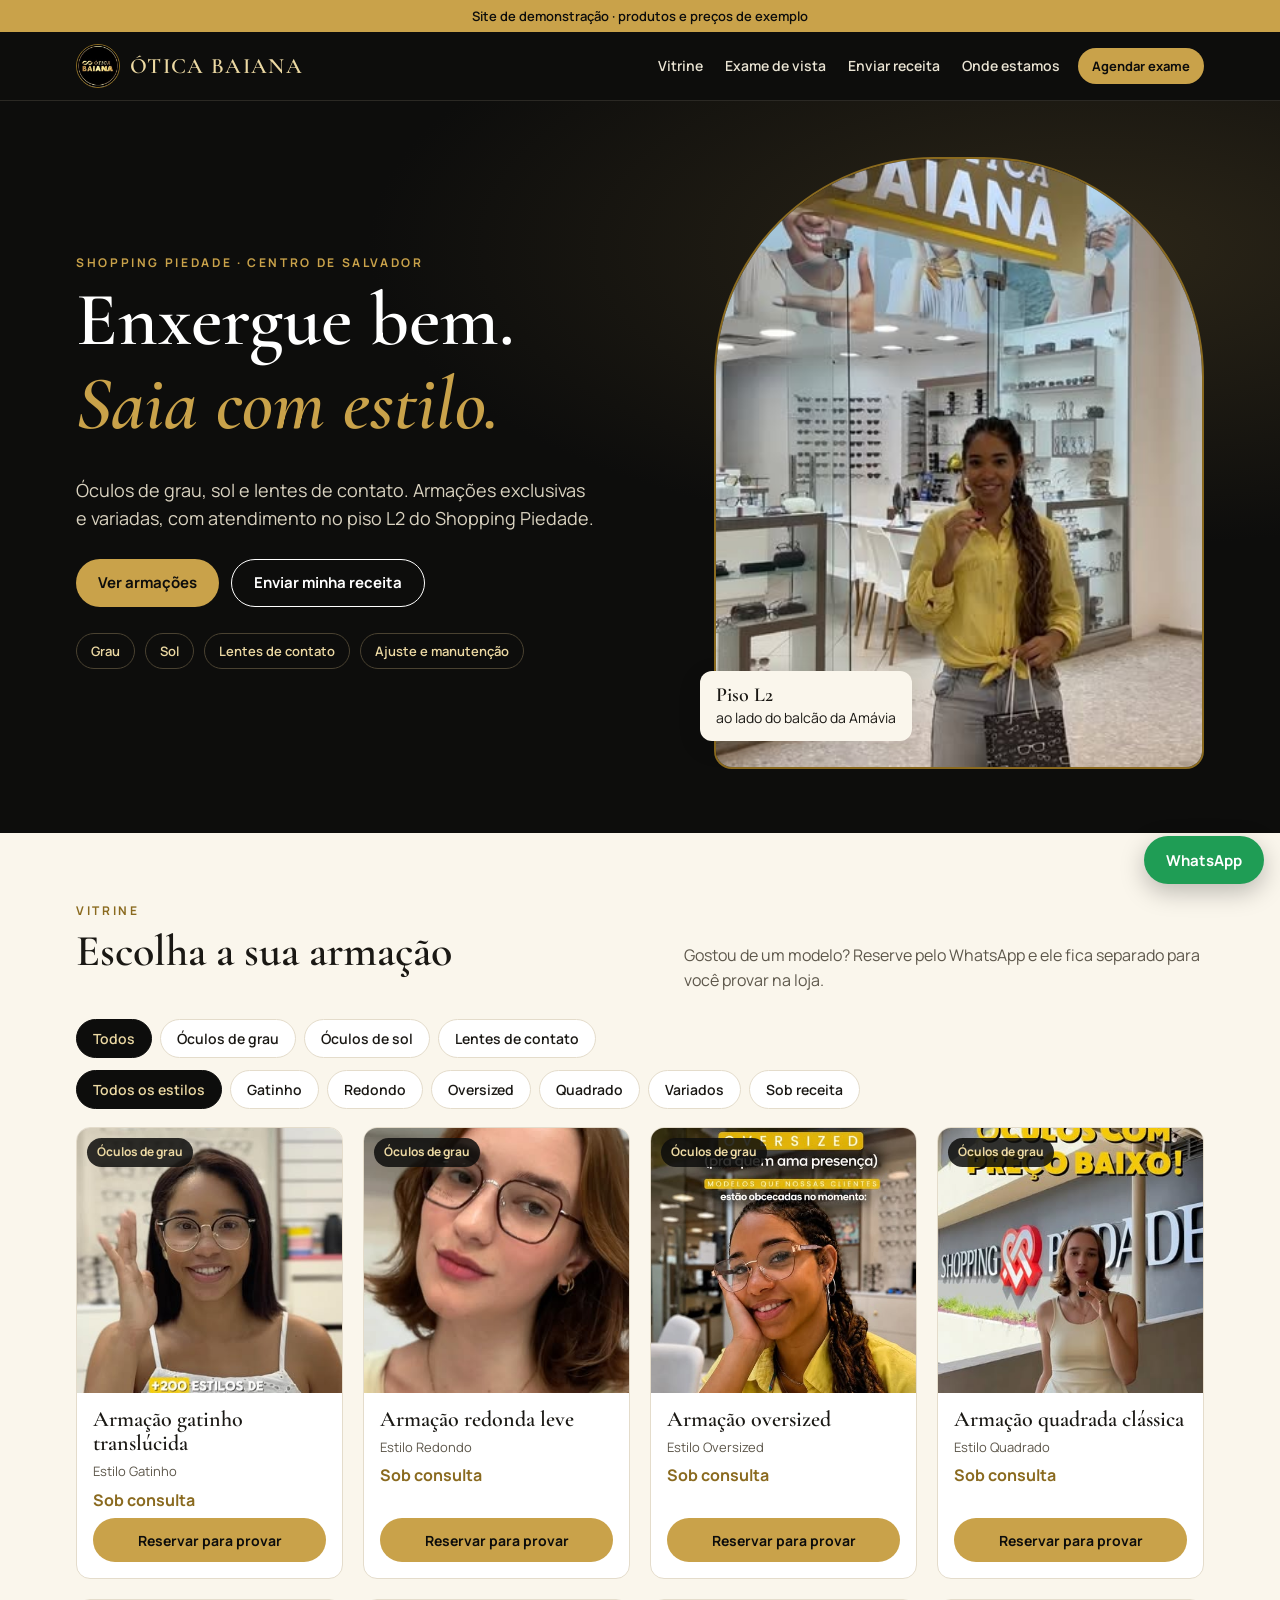
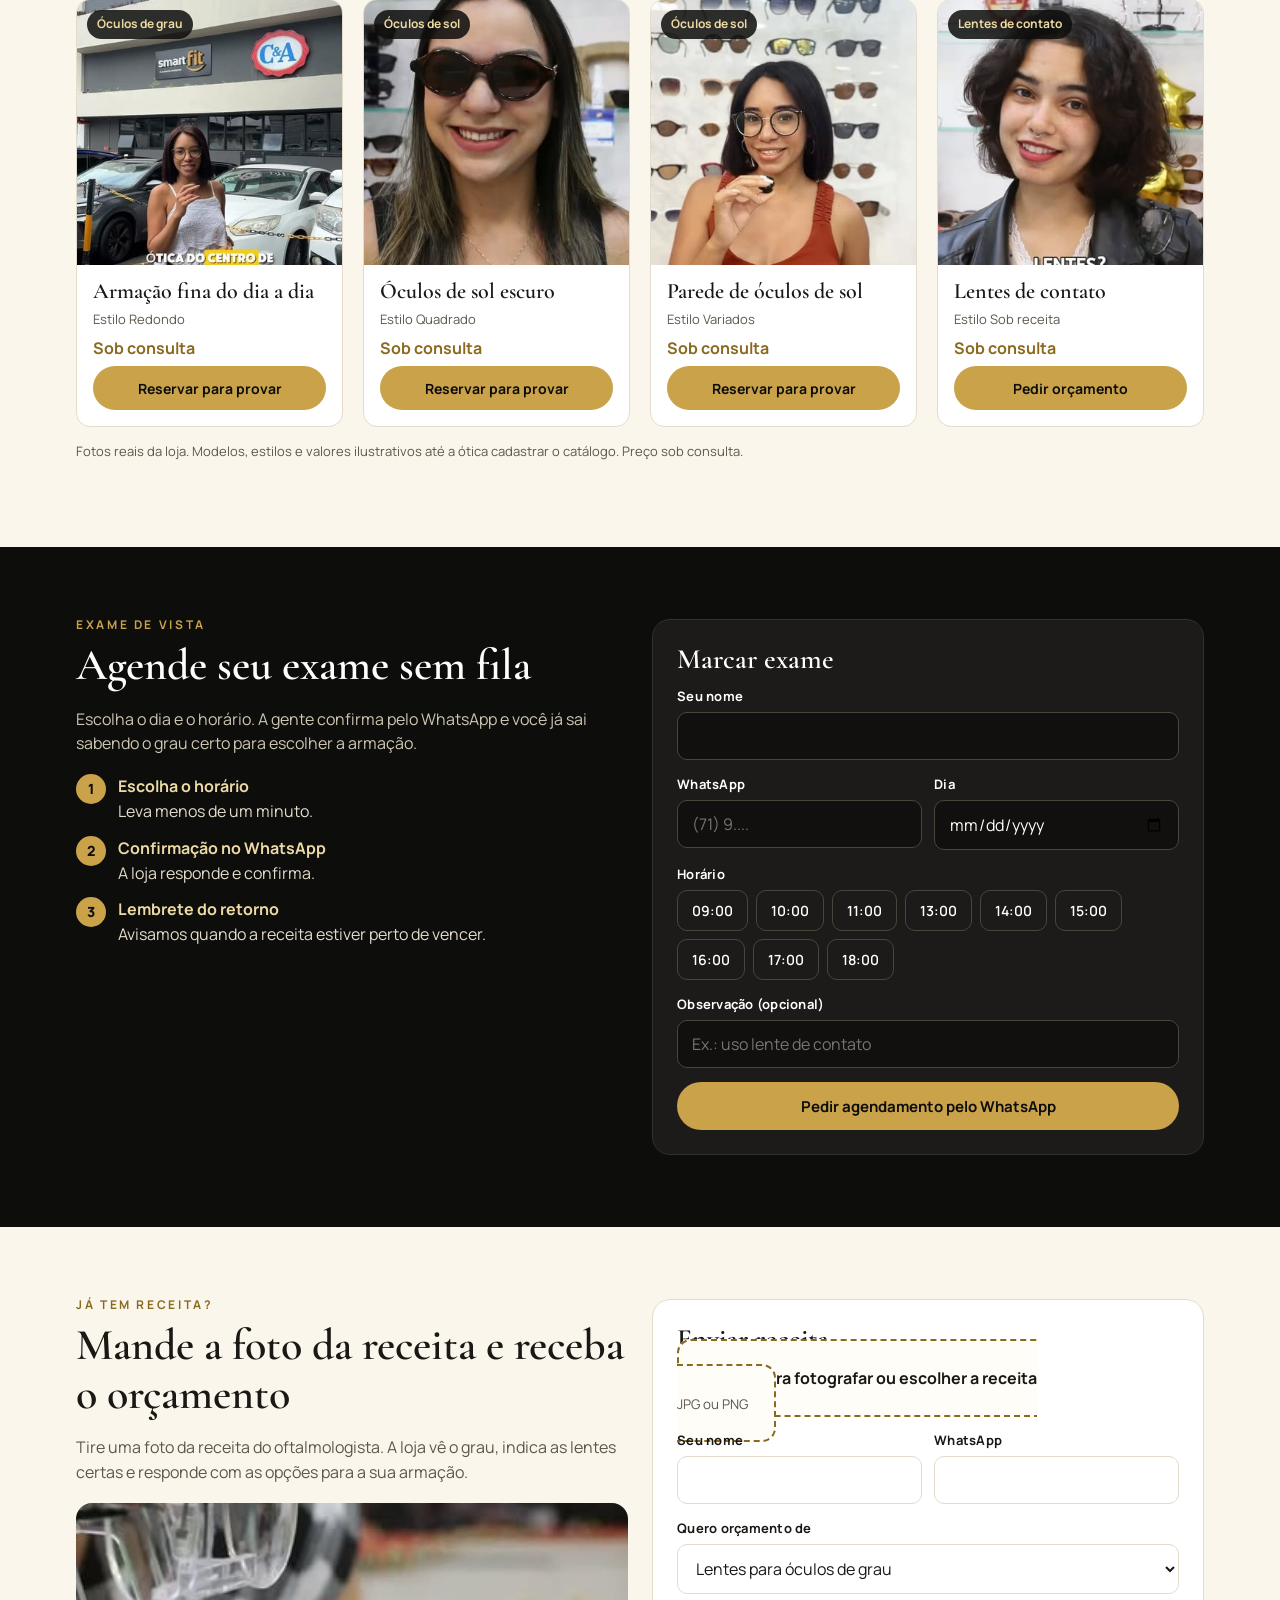
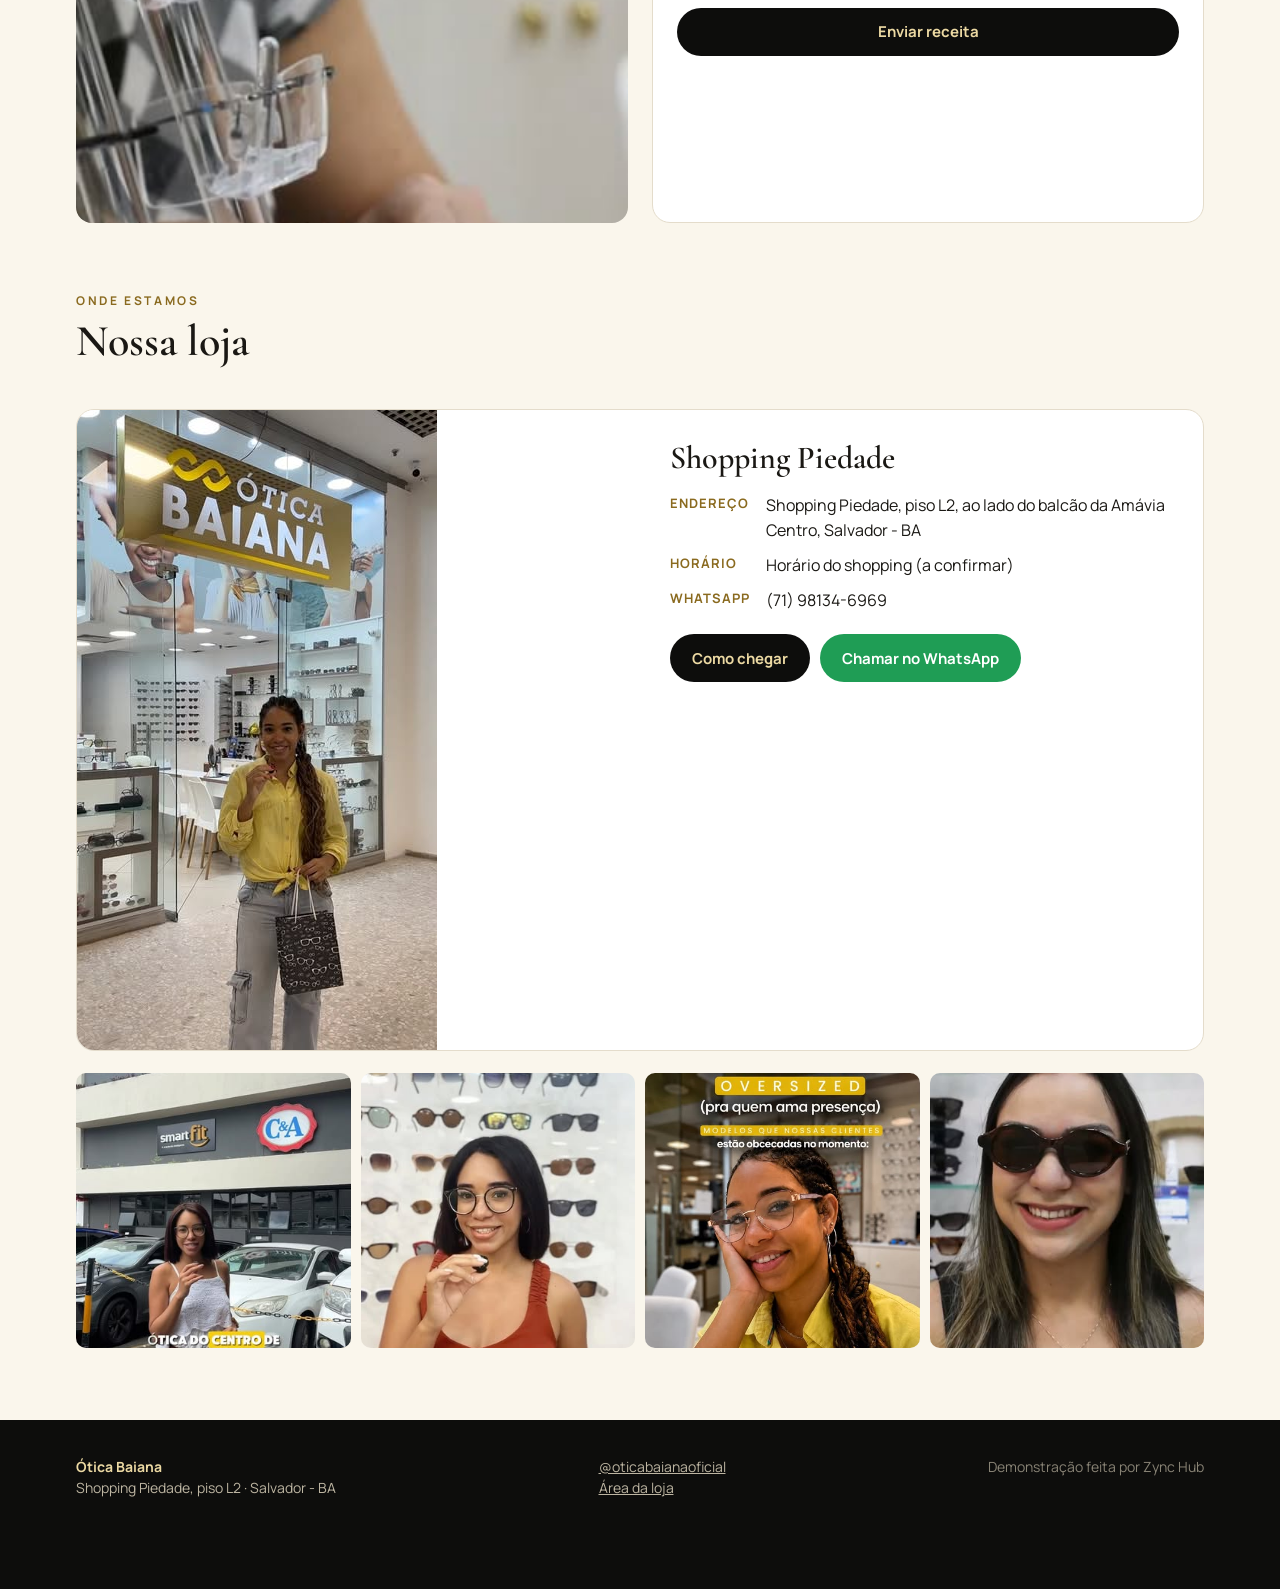
<file: index.html>
<!doctype html>
<html lang="pt-BR">
<head>
<meta charset="utf-8">
<meta name="viewport" content="width=device-width, initial-scale=1, viewport-fit=cover">
<title>Ótica Baiana — óculos de grau, sol e lentes no Shopping Piedade</title>
<meta name="description" content="Óculos de grau, sol e lentes de contato. Armações exclusivas e variadas no Shopping Piedade, piso L2, Salvador.">
<link rel="icon" href="fotos/perfil.jpg">
<link rel="preconnect" href="https://fonts.googleapis.com">
<link rel="stylesheet" href="https://fonts.googleapis.com/css2?family=Cormorant+Garamond:ital,wght@0,500;0,600;1,600&family=Manrope:wght@400;600;700;800&display=swap">
<link rel="stylesheet" href="assets/estilo.css?v=20261118182011">
</head>
<body>
<div class="faixa-beta">Site de demonstração · produtos e preços de exemplo</div>
<header class="topo"><div class="wrap">
  <a class="marca" href="#"><img src="fotos/perfil.jpg" alt="Logo Ótica Baiana"><b>ÓTICA BAIANA</b></a>
  <nav class="menu"><a href="#vitrine">Vitrine</a><a href="#exame">Exame de vista</a><a href="#receita">Enviar receita</a><a href="#unidade">Onde estamos</a></nav>
  <a class="btn mini" href="#exame">Agendar exame</a>
</div></header>

<section class="hero" style="padding:0"><div class="wrap">
  <div>
    <div class="kicker" style="color:var(--ouro)">Shopping Piedade · Centro de Salvador</div>
    <h1>Enxergue bem.<br><em>Saia com estilo.</em></h1>
    <p>Óculos de grau, sol e lentes de contato. Armações exclusivas e variadas, com atendimento no piso L2 do Shopping Piedade.</p>
    <div class="acoes">
      <a class="btn" href="#vitrine">Ver armações</a>
      <a class="btn linha" style="color:#fff" href="#receita">Enviar minha receita</a>
    </div>
    <div class="selos"><span class="selo">Grau</span><span class="selo">Sol</span><span class="selo">Lentes de contato</span><span class="selo">Ajuste e manutenção</span></div>
  </div>
  <div class="hero-foto">
    <img src="fotos/07.jpg" alt="Fachada da Ótica Baiana no Shopping Piedade">
    <div class="tag"><b>Piso L2</b>ao lado do balcão da Amávia</div>
  </div>
</div></section>

<section id="vitrine"><div class="wrap">
  <div class="cab">
    <div><div class="kicker">Vitrine</div><h2>Escolha a sua armação</h2></div>
    <p>Gostou de um modelo? Reserve pelo WhatsApp e ele fica separado para você provar na loja.</p>
  </div>
  <div class="filtros" id="f-cat"></div>
  <div class="filtros" id="f-estilo"></div>
  <div class="grade" id="grade"></div>
  <p class="aviso">Fotos reais da loja. Modelos, estilos e valores ilustrativos até a ótica cadastrar o catálogo. Preço sob consulta.</p>
</div></section>

<section class="escuro" id="exame"><div class="wrap duas">
  <div>
    <div class="kicker">Exame de vista</div>
    <h2>Agende seu exame sem fila</h2>
    <p style="color:#cfc7b3">Escolha o dia e o horário. A gente confirma pelo WhatsApp e você já sai sabendo o grau certo para escolher a armação.</p>
    <ul class="lista-ok">
      <li><span class="num">1</span><span><b>Escolha o horário</b><br>Leva menos de um minuto.</span></li>
      <li><span class="num">2</span><span><b>Confirmação no WhatsApp</b><br>A loja responde e confirma.</span></li>
      <li><span class="num">3</span><span><b>Lembrete do retorno</b><br>Avisamos quando a receita estiver perto de vencer.</span></li>
    </ul>
  </div>
  <form class="painel-form" id="form-exame">
    <h3>Marcar exame</h3>
    <div class="campo"><label for="ex-nome">Seu nome</label><input id="ex-nome" required autocomplete="name"></div>
    <div class="linha2">
      <div class="campo"><label for="ex-tel">WhatsApp</label><input id="ex-tel" required inputmode="tel" placeholder="(71) 9...."></div>
      <div class="campo"><label for="ex-data">Dia</label><input id="ex-data" type="date" required></div>
    </div>
    <div class="campo"><label>Horário</label><div class="horas" id="horas"></div></div>
    <div class="campo"><label for="ex-obs">Observação (opcional)</label><input id="ex-obs" placeholder="Ex.: uso lente de contato"></div>
    <button class="btn" style="width:100%">Pedir agendamento pelo WhatsApp</button>
    <div class="ok-msg" id="ex-ok" hidden>Pedido enviado! Abrimos o WhatsApp da loja para confirmar.</div>
  </form>
</div></section>

<section class="claro" id="receita"><div class="wrap duas">
  <div>
    <div class="kicker">Já tem receita?</div>
    <h2>Mande a foto da receita e receba o orçamento</h2>
    <p style="color:var(--suave)">Tire uma foto da receita do oftalmologista. A loja vê o grau, indica as lentes certas e responde com as opções para a sua armação.</p>
    <img src="fotos/11.jpg" alt="Ajuste de óculos na Ótica Baiana" style="border-radius:16px;margin-top:18px;max-height:320px;object-fit:cover;width:100%">
  </div>
  <form class="painel-form" id="form-receita">
    <h3>Enviar receita</h3>
    <label class="drop" id="drop" for="rc-foto">
      <img id="rc-prev" alt="" hidden>
      <b>Toque para fotografar ou escolher a receita</b><br><small style="color:var(--suave)">JPG ou PNG</small>
    </label>
    <input type="file" id="rc-foto" accept="image/*" capture="environment" hidden>
    <div class="linha2" style="margin-top:14px">
      <div class="campo"><label for="rc-nome">Seu nome</label><input id="rc-nome" required></div>
      <div class="campo"><label for="rc-tel">WhatsApp</label><input id="rc-tel" required inputmode="tel"></div>
    </div>
    <div class="campo"><label for="rc-tipo">Quero orçamento de</label>
      <select id="rc-tipo"><option>Lentes para óculos de grau</option><option>Óculos completo (armação + lentes)</option><option>Multifocal</option><option>Lentes de contato</option><option>Óculos de sol com grau</option></select></div>
    <button class="btn esc" style="width:100%">Enviar receita</button>
    <div class="ok-msg" id="rc-ok" hidden>Receita recebida! No WhatsApp que abriu, anexe a mesma foto para a loja responder.</div>
  </form>
</div></section>

<section id="unidade" style="padding-top:0"><div class="wrap">
  <div class="cab"><div><div class="kicker">Onde estamos</div><h2>Nossa loja</h2></div></div>
  <div id="unidades"></div>
  <div class="fotos-ig">
    <img src="fotos/04.jpg" alt="Shopping Piedade"><img src="fotos/02.jpg" alt="Parede de óculos de sol">
    <img src="fotos/06.jpg" alt="Cliente com armação oversized"><img src="fotos/08.jpg" alt="Cliente com óculos de sol">
  </div>
</div></section>

<footer><div class="wrap">
  <div><b>Ótica Baiana</b><br>Shopping Piedade, piso L2 · Salvador - BA</div>
  <div><a href="https://www.instagram.com/oticabaianaoficial/" target="_blank" rel="noopener">@oticabaianaoficial</a><br><a href="admin.html">Área da loja</a></div>
  <div style="opacity:.7">Demonstração feita por Zync Hub</div>
</div></footer>
<a class="btn zap zap-fixo" id="zap-fixo" target="_blank" rel="noopener">WhatsApp</a>

<script src="assets/config.js?v=20261118182011"></script>
<script src="assets/site.js?v=20261118182011"></script>
</body>
</html>
</file>
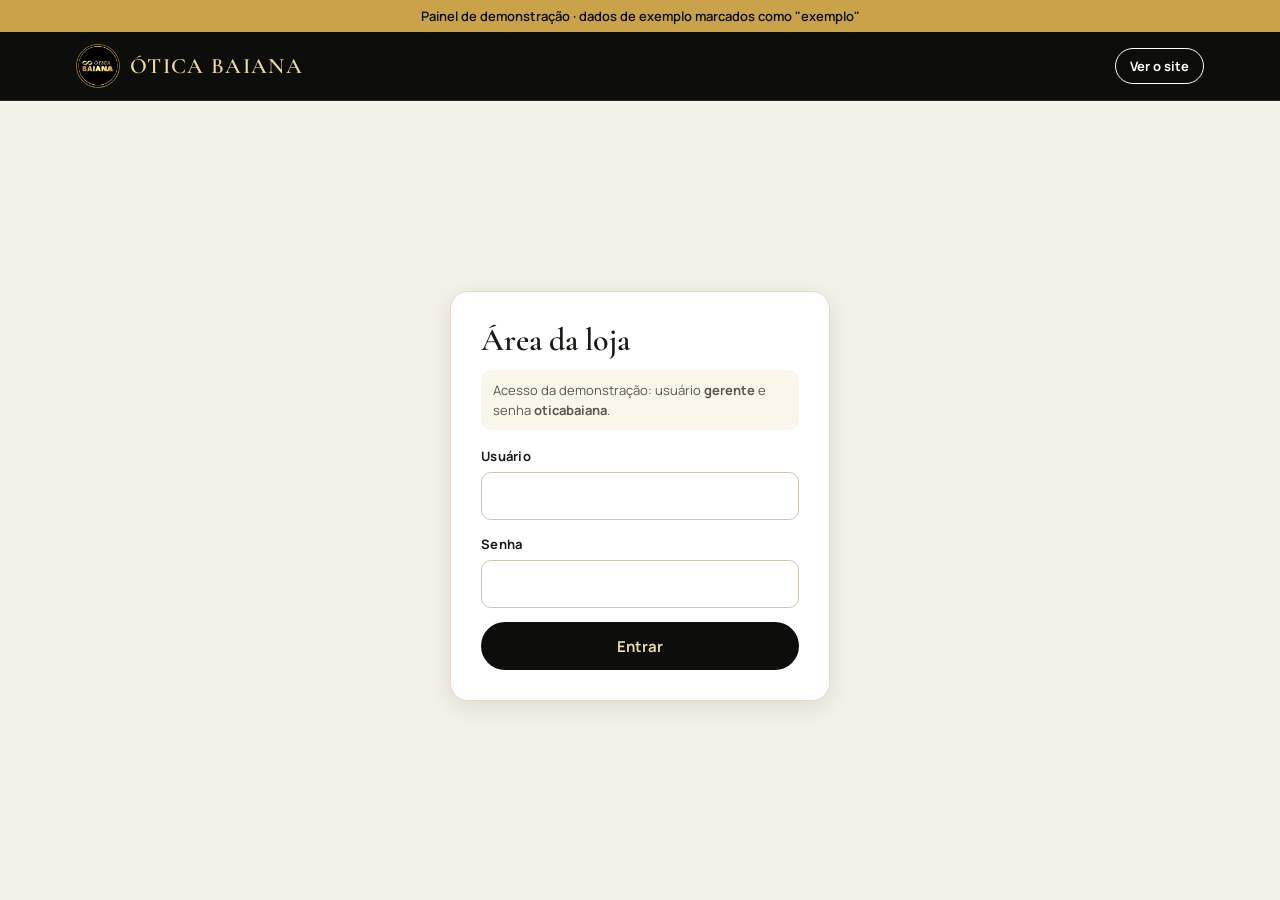
<file: admin.html>
<!doctype html>
<html lang="pt-BR">
<head>
<meta charset="utf-8">
<meta name="viewport" content="width=device-width, initial-scale=1, viewport-fit=cover">
<title>Painel — Ótica Baiana</title>
<meta name="robots" content="noindex">
<link rel="icon" href="fotos/perfil.jpg">
<link rel="stylesheet" href="https://fonts.googleapis.com/css2?family=Cormorant+Garamond:wght@600&family=Manrope:wght@400;600;700;800&display=swap">
<link rel="stylesheet" href="assets/estilo.css?v=20261118182011">
<style>[hidden]{display:none!important}</style>
</head>
<body class="adm">
<div class="faixa-beta">Painel de demonstração · dados de exemplo marcados como "exemplo"</div>
<header class="topo"><div class="wrap">
  <a class="marca" href="index.html"><img src="fotos/perfil.jpg" alt=""><b>ÓTICA BAIANA</b></a>
  <span style="margin-left:auto;display:flex;gap:10px">
    <a class="btn linha mini" style="color:#fff" href="index.html">Ver o site</a>
    <button class="btn mini" id="sair" hidden>Sair</button>
  </span>
</div></header>

<div class="login" id="tela-login">
  <form id="form-login" autocomplete="off">
    <h2 style="font-size:32px">Área da loja</h2>
    <p class="dica">Acesso da demonstração: usuário <b>gerente</b> e senha <b>oticabaiana</b>.</p>
    <p class="erro" id="login-erro" hidden>Usuário ou senha incorretos.</p>
    <div class="campo"><label for="lg-user">Usuário</label><input id="lg-user" name="usuario" required></div>
    <div class="campo"><label for="lg-senha">Senha</label><input id="lg-senha" name="senha" type="password" required></div>
    <button class="btn esc" style="width:100%" type="submit">Entrar</button>
  </form>
</div>

<main class="wrap" id="painel" hidden>
  <nav class="abas" id="abas"></nav>
  <div id="conteudo" style="padding-bottom:60px"></div>
</main>

<script src="assets/config.js?v=20261118182011"></script>
<script src="assets/admin.js?v=20261118182011"></script>
</body>
</html>
</file>
<file: assets/estilo.css>
/* Ótica Baiana — preto e dourado do logo, papel creme para leitura confortável */
:root{
  --preto:#0d0d0c; --grafite:#1c1b19; --ouro:#c9a24a; --ouro-esc:#8a6a1f; --ouro-claro:#ecd9a3;
  --creme:#faf6ec; --papel:#ffffff; --texto:#1a1814; --suave:#5d574b; --linha:#e4dccb;
  --ok:#1f7a45; --alerta:#b45309; --erro:#b42318;
  --raio:14px; --sombra:0 6px 24px rgba(20,16,8,.10);
  --serif:'Cormorant Garamond',Georgia,serif; --sans:'Manrope',system-ui,sans-serif;
}
*{box-sizing:border-box}
[hidden]{display:none!important}
html{scroll-behavior:smooth;overflow-x:clip}
body{overflow-x:clip}
body{margin:0;background:var(--creme);color:var(--texto);font:16px/1.55 var(--sans);-webkit-font-smoothing:antialiased}
img{max-width:100%;display:block}
a{color:inherit}
.wrap{max-width:1160px;margin:0 auto;padding:0 16px}
h1,h2,h3{font-family:var(--serif);font-weight:600;line-height:1.1;margin:0 0 .4em}
h2{font-size:clamp(30px,4.5vw,44px)}
.kicker{font:700 12px/1 var(--sans);letter-spacing:.22em;text-transform:uppercase;color:var(--ouro-esc);margin-bottom:10px}
.btn{display:inline-flex;align-items:center;justify-content:center;gap:8px;min-height:48px;padding:0 22px;border-radius:999px;border:0;
  font:700 15px var(--sans);cursor:pointer;text-decoration:none;background:var(--ouro);color:var(--preto);transition:transform .15s,filter .15s}
.btn:hover{filter:brightness(1.07);transform:translateY(-1px)}
.btn.esc{background:var(--preto);color:var(--ouro-claro)}
.btn.linha{background:transparent;color:inherit;border:1.5px solid currentColor}
.btn.zap{background:#1f9d55;color:#fff}
.faixa-beta{background:var(--ouro);color:var(--preto);text-align:center;font:600 13px var(--sans);padding:7px 12px}

/* topo */
.topo{position:sticky;top:0;z-index:20;background:var(--preto);color:#fff;border-bottom:1px solid #2b2924}
.topo .wrap{display:flex;align-items:center;gap:18px;min-height:68px}
.marca{display:flex;align-items:center;gap:10px;text-decoration:none}
.marca img{width:44px;height:44px;border-radius:50%;border:1px solid var(--ouro-esc)}
.marca b{font:600 22px var(--serif);letter-spacing:.06em;color:var(--ouro-claro)}
.menu{display:flex;gap:22px;margin-left:auto}
.menu a{text-decoration:none;font-weight:600;font-size:14px;color:#e9e3d3}
.menu a:hover{color:var(--ouro)}
@media(max-width:820px){.menu{display:none}.topo .btn{margin-left:auto}}

/* hero */
.hero{background:radial-gradient(1200px 500px at 85% 20%,#2c2618 0,var(--preto) 60%);color:#fff;overflow:hidden}
.hero .wrap{display:grid;grid-template-columns:1.1fr .9fr;gap:40px;align-items:center;padding-top:56px;padding-bottom:64px}
.hero h1{font-size:clamp(42px,6.5vw,76px);color:#fff}
.hero h1 em{font-style:italic;color:var(--ouro)}
.hero p{font-size:18px;color:#d9d2c0;max-width:520px}
.hero .acoes{display:flex;flex-wrap:wrap;gap:12px;margin:26px 0}
.selos{display:flex;flex-wrap:wrap;gap:10px}
.selo{border:1px solid #4a4231;color:var(--ouro-claro);border-radius:999px;padding:7px 14px;font-size:13px;font-weight:600}
.hero-foto{position:relative}
.hero-foto img{border-radius:220px 220px 18px 18px;aspect-ratio:4/5;object-fit:cover;width:100%;border:2px solid var(--ouro-esc)}
.hero-foto .tag{position:absolute;left:-14px;bottom:28px;background:var(--creme);color:var(--texto);border-radius:12px;padding:12px 16px;box-shadow:var(--sombra);font-size:14px}
.hero-foto .tag b{display:block;font:600 20px var(--serif)}
@media(max-width:820px){.hero .wrap{grid-template-columns:1fr;padding-top:34px}.hero-foto{max-width:420px}.hero-foto .tag{left:10px}}

section{padding:72px 0}
.cab{display:flex;flex-wrap:wrap;justify-content:space-between;align-items:end;gap:16px;margin-bottom:26px}
.cab p{color:var(--suave);max-width:520px;margin:0}

/* vitrine */
.filtros{display:flex;flex-wrap:wrap;gap:8px;margin-bottom:12px}
.chip{border:1.5px solid var(--linha);background:var(--papel);border-radius:999px;padding:9px 16px;font:600 14px var(--sans);cursor:pointer;color:var(--texto)}
.chip.on{background:var(--preto);color:var(--ouro-claro);border-color:var(--preto)}
.grade{display:grid;grid-template-columns:repeat(auto-fill,minmax(230px,1fr));gap:20px;margin-top:18px}
.card{background:var(--papel);border:1px solid var(--linha);border-radius:var(--raio);overflow:hidden;display:flex;flex-direction:column}
.card .img{position:relative}
.card img{aspect-ratio:1/1;object-fit:cover;width:100%}
.card .cat{position:absolute;top:10px;left:10px;background:rgba(13,13,12,.85);color:var(--ouro-claro);font-size:12px;font-weight:700;padding:5px 10px;border-radius:999px}
.card .corpo{padding:14px 16px 16px;display:flex;flex-direction:column;gap:6px;flex:1}
.card h3{font-size:22px;margin:0}
.card .meta{font-size:13px;color:var(--suave)}
.card .preco{font-weight:700;color:var(--ouro-esc)}
.card .btn{margin-top:auto;min-height:44px;font-size:14px}
.aviso{font-size:13px;color:var(--suave);margin-top:14px}

/* blocos de serviço */
.escuro{background:var(--preto);color:#fff}
.escuro .kicker{color:var(--ouro)}
.escuro .cab p{color:#cfc7b3}
.duas{display:grid;grid-template-columns:1fr 1fr;gap:24px}
@media(max-width:820px){.duas{grid-template-columns:1fr}}
.painel-form{background:var(--grafite);border:1px solid #34302a;border-radius:18px;padding:24px}
.claro .painel-form{background:var(--papel);border-color:var(--linha)}
.painel-form h3{font-size:28px}
.campo{display:flex;flex-direction:column;gap:6px;margin-bottom:14px}
.campo label{font-size:13px;font-weight:700;letter-spacing:.02em}
.campo input,.campo select,.campo textarea{font:16px var(--sans);padding:12px 14px;border-radius:10px;border:1.5px solid #4a453b;background:#11100e;color:#fff;min-height:48px}
.claro .campo input,.claro .campo select,.claro .campo textarea{background:#fff;color:var(--texto);border-color:var(--linha)}
.linha2{display:grid;grid-template-columns:1fr 1fr;gap:12px}
@media(max-width:520px){.linha2{grid-template-columns:1fr}}
.horas{display:flex;flex-wrap:wrap;gap:8px}
.hora{border:1.5px solid #4a453b;background:transparent;color:#fff;border-radius:10px;padding:10px 14px;font:600 14px var(--sans);cursor:pointer}
.hora.on{background:var(--ouro);color:var(--preto);border-color:var(--ouro)}
.lista-ok{list-style:none;padding:0;margin:18px 0 0;display:grid;gap:12px}
.lista-ok li{display:flex;gap:12px;align-items:flex-start;color:#e3dccb}
.lista-ok li b{color:var(--ouro-claro)}
.num{flex:none;width:30px;height:30px;border-radius:50%;background:var(--ouro);color:var(--preto);display:grid;place-items:center;font-weight:800;font-size:14px}
.drop{border:2px dashed var(--ouro-esc);border-radius:14px;padding:26px;text-align:center;cursor:pointer;background:#fffdf7}
.drop img{max-height:220px;margin:0 auto 10px;border-radius:10px}
.ok-msg{background:#e8f5ec;color:var(--ok);border-radius:10px;padding:12px 14px;font-weight:600;margin-top:12px}
.escuro .ok-msg{background:#173323;color:#9be3b5}

/* unidade */
.unidade{display:grid;grid-template-columns:1fr 1fr;gap:0;background:var(--papel);border:1px solid var(--linha);border-radius:18px;overflow:hidden}
.unidade img{height:100%;object-fit:cover;min-height:320px}
.unidade .info{padding:30px}
.unidade dl{display:grid;grid-template-columns:auto 1fr;gap:10px 16px;margin:18px 0 22px}
.unidade dt{font-weight:700;color:var(--ouro-esc);font-size:13px;text-transform:uppercase;letter-spacing:.08em}
.unidade dd{margin:0}
@media(max-width:820px){.unidade{grid-template-columns:1fr}.unidade img{min-height:240px;max-height:300px}}
.fotos-ig{display:grid;grid-template-columns:repeat(4,1fr);gap:10px;margin-top:22px}
.fotos-ig img{aspect-ratio:1/1;object-fit:cover;border-radius:10px}
@media(max-width:620px){.fotos-ig{grid-template-columns:repeat(2,1fr)}}

footer{background:var(--preto);color:#bdb5a2;padding:36px 0 90px;font-size:14px}
footer .wrap{display:flex;flex-wrap:wrap;gap:16px;justify-content:space-between}
footer b{color:var(--ouro-claro)}
.zap-fixo{position:fixed;right:16px;bottom:16px;z-index:30;box-shadow:0 8px 24px rgba(0,0,0,.25)}

/* ---------- painel ---------- */
.adm{background:#f4f1e8}
.login{min-height:calc(100vh - 110px);display:grid;place-items:center;padding:24px 16px}
.login form{background:#fff;border:1px solid var(--linha);border-radius:18px;padding:30px;width:100%;max-width:380px;box-shadow:var(--sombra)}
.login .campo input{background:#fff;color:var(--texto);border-color:#cfc6b2}
.login .dica{font-size:13px;color:var(--suave);background:#faf6ec;border-radius:10px;padding:10px 12px;margin-bottom:16px}
.erro{color:var(--erro);font-weight:600;font-size:14px;margin:0 0 12px}
.abas{display:flex;gap:6px;overflow-x:auto;padding:14px 0 4px;scrollbar-width:thin}
.aba{flex:none;border:0;background:transparent;border-radius:10px;padding:10px 14px;font:700 14px var(--sans);color:var(--suave);cursor:pointer}
.aba.on{background:var(--preto);color:var(--ouro-claro)}
.aba .qt{display:inline-block;min-width:20px;padding:1px 6px;margin-left:6px;border-radius:999px;background:var(--ouro);color:var(--preto);font-size:12px}
.kpis{display:grid;grid-template-columns:repeat(auto-fit,minmax(190px,1fr));gap:14px;margin:18px 0}
.kpi{background:#fff;border:1px solid var(--linha);border-radius:14px;padding:16px}
.kpi small{color:var(--suave);font-weight:600}
.kpi b{display:block;font:600 34px var(--serif);margin-top:4px}
.kpi.ouro{background:var(--preto);color:#fff;border-color:var(--preto)}
.kpi.ouro small{color:var(--ouro-claro)}
.caixa{background:#fff;border:1px solid var(--linha);border-radius:14px;padding:18px;margin-bottom:18px}
.caixa h3{font-size:24px}
.tabela{width:100%;border-collapse:collapse;font-size:14px}
.tabela th{text-align:left;font-size:12px;letter-spacing:.06em;text-transform:uppercase;color:var(--suave);padding:8px 10px;border-bottom:1.5px solid var(--linha)}
.tabela td{padding:11px 10px;border-bottom:1px solid #efe9db;vertical-align:middle}
.rolagem{overflow-x:auto}
.pill{display:inline-block;padding:3px 10px;border-radius:999px;font-size:12px;font-weight:700;background:#efe9db;color:#4a4334;white-space:nowrap}
.pill.ex{background:#fff3cd;color:#7a5a00}
.pill.novo{background:#e0ecff;color:#1d4ed8}
.pill.ok{background:#e3f4e9;color:var(--ok)}
.pill.alerta{background:#fdecd8;color:var(--alerta)}
.pill.erro{background:#fde4e2;color:var(--erro)}
.mini{min-height:36px;padding:0 14px;font-size:13px}
.tabela select,.tabela input{font:14px var(--sans);padding:7px 8px;border:1px solid var(--linha);border-radius:8px;background:#fff;min-height:36px}
.tabela input[type=number]{width:72px}
.thumb{width:46px;height:46px;border-radius:8px;object-fit:cover}
.vazio{color:var(--suave);padding:16px 0}
</file>
